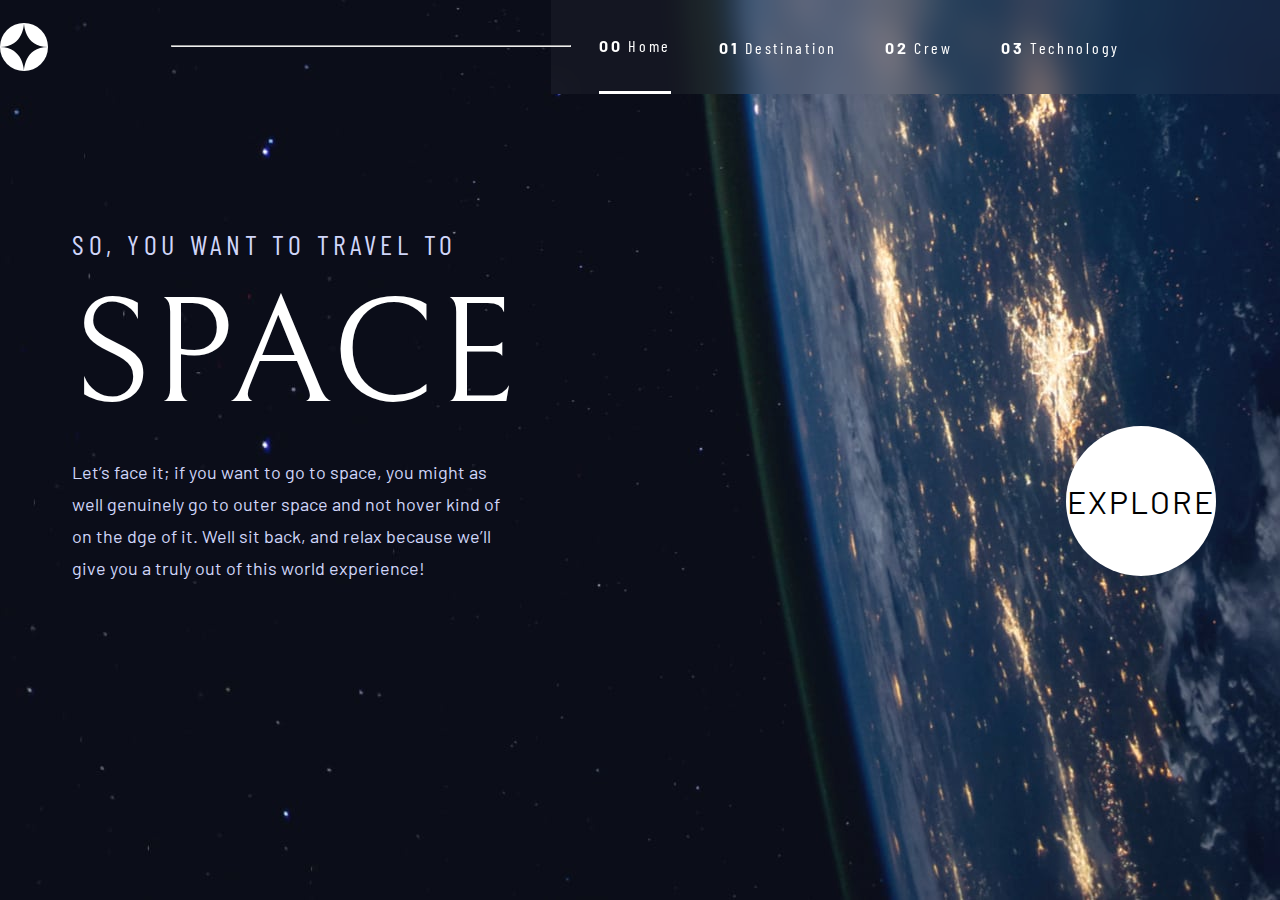
<file: index.html>
<!DOCTYPE html>
<html lang="en">
  <head>
    <meta charset="UTF-8" />
    <meta name="viewport" content="width=device-width, initial-scale=1.0" />
    <title>Space Tourism</title>
    <link rel="preconnect" href="https://fonts.googleapis.com" />
    <link rel="preconnect" href="https://fonts.gstatic.com" crossorigin />
    <link
      href="https://fonts.googleapis.com/css2?family=Barlow+Condensed:ital,wght@0,100;0,200;0,300;0,400;0,500;0,600;0,700;0,800;0,900;1,100;1,200;1,300;1,400;1,500;1,600;1,700;1,800;1,900&family=Barlow+Semi+Condensed:ital,wght@0,100;0,200;0,300;0,400;0,500;0,600;0,700;0,800;0,900;1,100;1,200;1,300;1,400;1,500;1,600;1,700;1,800;1,900&family=Barlow:ital,wght@0,100;0,200;0,300;0,400;0,500;0,600;0,700;0,800;0,900;1,100;1,200;1,300;1,400;1,500;1,600;1,700;1,800;1,900&family=Bellefair&display=swap"
      rel="stylesheet"/>
    <link rel="stylesheet" href="style.css" />
  </head>
  <body class="background ">  
    <nav>
      <img src="./images/logo.svg" alt="not found"/>
      <div class="show-no-desktop">
        <img  src="./assets/home/Group.svg" />
      </div>
      
      <div class="navbar-desktop-right-side show-no-mobile">
        <hr class="horizontal-line" />
        <ul class="nav-links-container bgd-blur">
          <li class="current-page">
            <a href="index.html"> <span> 00 </span> Home </a>
          </li>
          <li>
            <a href="destinations.html"><span> 01 </span> Destination</a>
          </li>
          <li>
            <a href="crew.html"> <span> 02 </span> Crew </a>
          </li>
          <li>
            <a href="technology.html"> <span> 03 </span> Technology </a>
          </li>
        </ul>
      </div>
    </nav>

    <header class="card-container">
      <div>
        <p class="subtitle">SO, YOU WANT TO TRAVEL TO</p>
        <h1 class="title">SPACE</h1>
        <p class="normal-text" >
          Let’s face it; if you want to go to space, you might as well genuinely go to outer space and not hover kind of on the dge of it. Well sit back, and relax because we’ll give you a
         truly out of this world experience!
        </p>
      </div>
      <a href="destinations.html">
        <button class="btn button button:hover">EXPLORE</button>
      </a>
      
    </header>
    <footer></footer>
  </body>
</html>
</file>
<file: style.css>
* {
    margin: 0px;
    padding: 0px;
    font-family: "Barlow";
    box-sizing: border-box;
}



:root {
    --black: #0B0D17;
    --light-purple: #D0D6F9;
    --white: #FFFFFF;
}

html, body {
    min-width: 1024px;
    max-width: 1440px;
    min-height: 400px;
    max-height: 900px;
    margin: 0 auto;
}
 






.background {
    width: 100%;
    height: 100vh; 
    background-image: url(./assets/home/background-home-desktop.jpg);
    background-size: cover; 
    background-position: center; 
    background-repeat: no-repeat; 
}





nav {
    display: flex;
    justify-content: space-between;
    align-items: center;
}

.navbar-desktop-right-side {
    position: relative;
}

.nav-links-container {
    display: flex;
    list-style: none;
    align-items: center;
    gap: 48px;
    background: #FFFFFF0A;
    padding-left: 120px;
    padding-right: 160px;
}

.bgd-blur {
    backdrop-filter: blur(16px)
    
}

.nav-links-container li {
    padding-top: 36px;
    padding-bottom: 36px;
}

.nav-links-container a {
    font-family: "Barlow Condensed";
    font-weight: 400;
    font-size: 16px;
    letter-spacing: 2.7px;
    text-decoration: none;
    color: #FFFFFF;
}

.nav-links-container span {
    font-weight: 700;
    
}

.current-page {
    border-bottom: 3px solid white;
}


.horizontal-line {
    height: 0;
    width: 400px;
    position: absolute;
    z-index: 10;
    top: 45px;
    left: -380px;
}

.card-container {
    display: flex;
    justify-content: space-between;
    margin-top: 136px;
    margin-left: 72px;
}   




.title{
    font-family: Bellefair;
    font-weight: 400;
    font-size: 150px;
    line-height: 100%;
    letter-spacing: 0px;    
    color: #FFFFFF;
    margin-bottom: 24px;
}

.subtitle{
    font-family: Barlow Condensed;
    font-weight: 400;
    font-size: 28px;
    line-height: 100%;
    letter-spacing: 4.72px;    
    color: #D0D6F9;
    margin-bottom: 24px;
}

.normal-text {
    font-family: Barlow;
    font-weight: 400;
    font-size: 18px;
    line-height: 32px;
    letter-spacing: 0px;
    color: #D0D6F9;
    width: 435px;
}

.btn {
    font-size: 32px;
    line-height: 100%;
    letter-spacing: 2px;
    border-radius: 50%;
    background-color: #FFFFFF;
    margin-top :196px;
    margin-right: 64px;  
    height: 150px;
    width: 150px; 
    border: none; 
}

@keyframes pulse {
    0% {
        transform: scale(1);
        box-shadow: 0 0 5px rgba(255, 255, 255, 0.5);
    }
    50% {
        transform: scale(1.1);
        box-shadow: 0 0 15px rgba(255, 255, 255, 0.8);
    }
    100% {
        transform: scale(1);
        box-shadow: 0 0 5px rgba(255, 255, 255, 0.5);
    }
}

.button {

    cursor: pointer;
    transition: all 0.3s ease-in-out;
    font-size: 32px;
    line-height: 100%;
    letter-spacing: 2px;
    border-radius: 50%;
    background-color: #FFFFFF;
    margin-top :196px;
    margin-right: 64px;  
    height: 150px;
    width: 150px; 
    border: none; 
}

.button:hover {
    animation: pulse 1s infinite;
}


@media screen and (max-width: 425px) {
   
  .show-no-mobile {
    display: none;
  }

   .background{
        background-image: url(./assets/home/background-home-mobile.jpg);   
    }

   .card-container {
        display: flex;
        flex-direction: column;
        align-items: center;
    } 
    .subtitle{
        font-family: Barlow Condensed;
        font-weight: 400;
        font-size: 16px;
        line-height: 100%;
        letter-spacing: 2.7px;
        text-align: center;  
        color: #D0D6F9;
             
    }

    .title{
        font-family: Bellefair;
        font-weight: 400;
        font-size: 80px;
        line-height: 100px;
        letter-spacing: 0px;
        text-align: center;
        color: #FFFFFF;

    }

    .normal-text {
        font-family: Barlow;
        font-weight: 400;
        font-size: 15px;
        line-height: 25px;
        letter-spacing: 0px;
        text-align: center;
        color: #D0D6F9;
    }

}

@media screen and (max-width: 768px) {
   

    .horizontal-line {
        display: none;
    }

    .show-no-tablet {
        display: none;
    }

    body{
        padding: 0px 20px;
    }
    

}

@media screen and (min-width: 768px) {
    .show-no-desktop {
        display: none;
    }
}

@media screen and (max-width: 1440px) {
    

    .nav-links-container {
        padding-left: 48px;
    }

 
}
</file>
